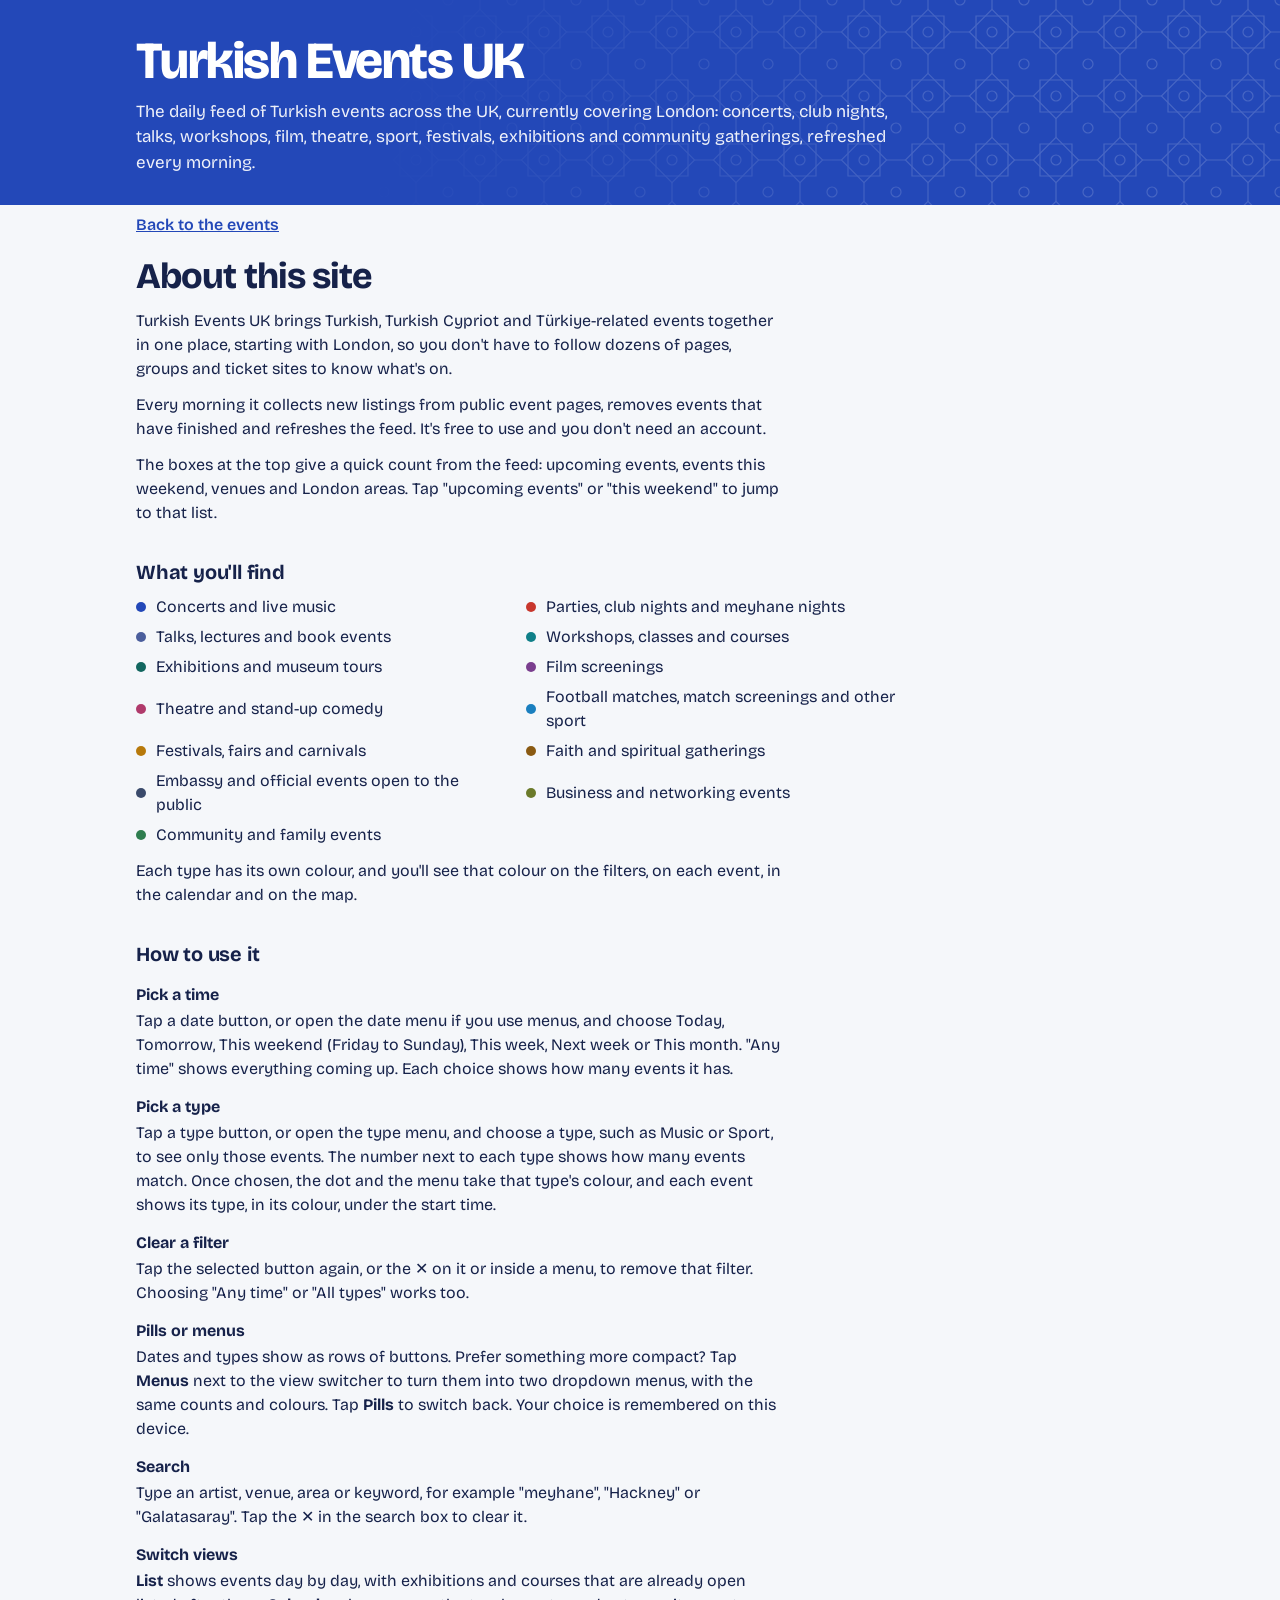
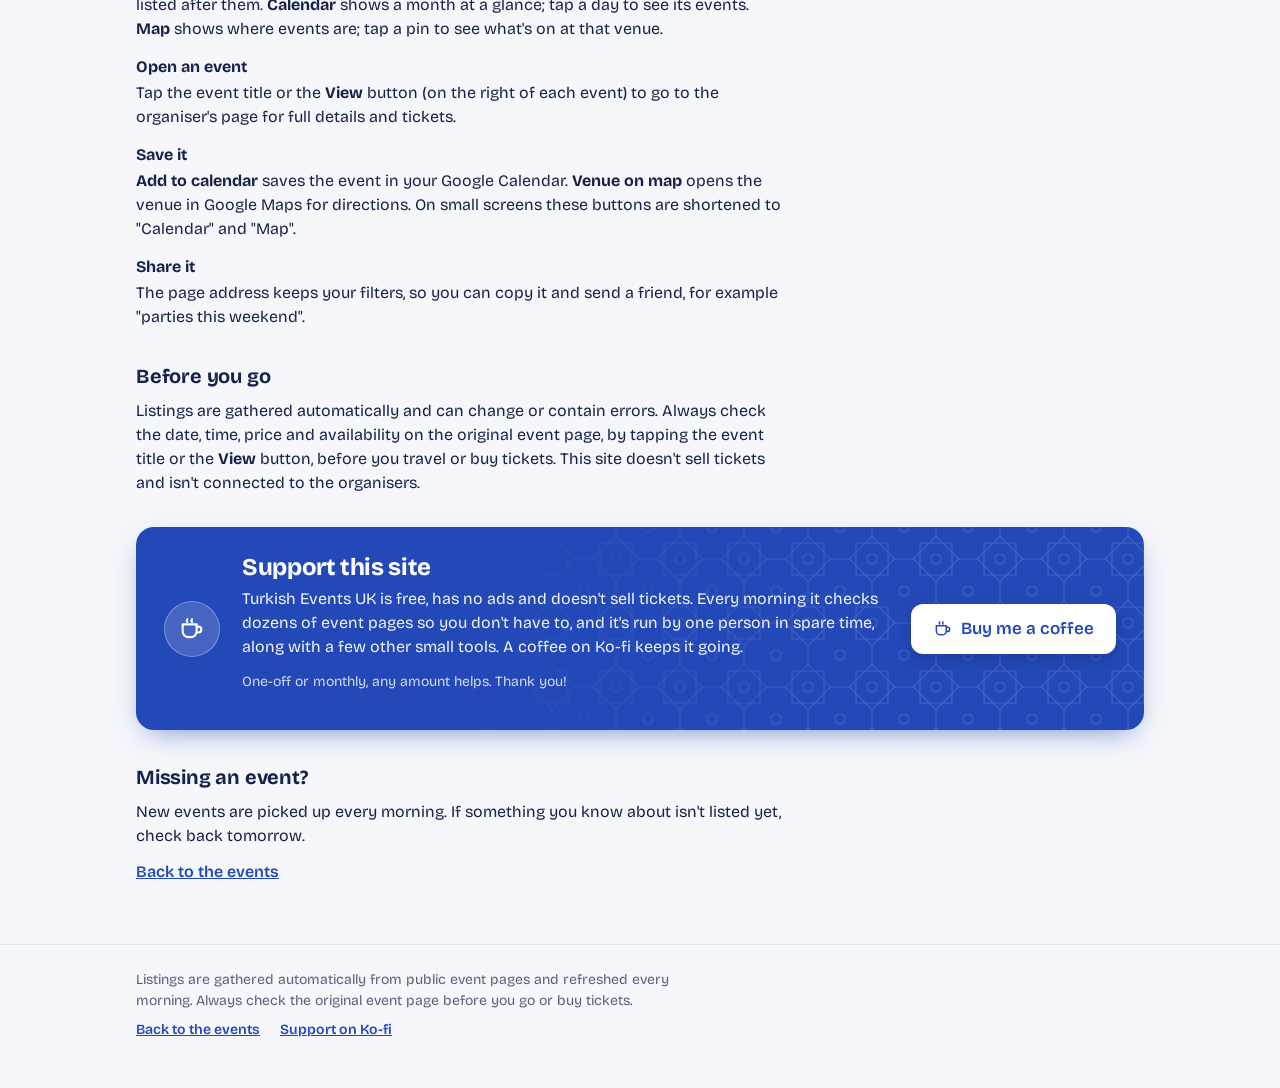
<file: about.html>
<!doctype html>
<html lang="en">
<head>
  <meta charset="utf-8">
  <meta name="viewport" content="width=device-width, initial-scale=1">
  <title>About: Turkish Events UK</title>
  <meta name="description" content="What the Turkish Events UK feed does and how to use it: date and type filters, list, calendar and map views, and links to each organiser's page.">
  <meta name="theme-color" content="#2348B8">
  <link rel="preconnect" href="https://fonts.googleapis.com">
  <link rel="preconnect" href="https://fonts.gstatic.com" crossorigin>
  <link rel="stylesheet" href="https://fonts.googleapis.com/css2?family=Bricolage+Grotesque:opsz,wght@12..96,400..800&display=swap">
  <link rel="stylesheet" href="style.css">
  <!-- UserReport launcher, disabled for now. Remove the comment markers to switch it back on.
  <script src="https://sak.userreport.com/toolsforturks/launcher.js" async id="userreport-launcher-script"></script>
  -->
</head>
<body>
  <a class="skip" href="#content">Skip to content</a>

  <header class="masthead">
    <div class="lattice" aria-hidden="true"></div>
    <div class="wrap masthead-inner">
      <h1><a class="home-link" href="./">Turkish Events UK</a></h1>
      <p class="lede">The daily feed of Turkish events across the UK, currently covering London: concerts, club nights, talks, workshops, film, theatre, sport, festivals, exhibitions and community gatherings, refreshed every morning.</p>
    </div>
  </header>

  <main class="wrap prose" id="content" tabindex="-1">
    <p class="back"><a href="./">Back to the events</a></p>

    <h2 class="prose-title">About this site</h2>
    <p>Turkish Events UK brings Turkish, Turkish Cypriot and Türkiye-related events together in one place, starting with London, so you don't have to follow dozens of pages, groups and ticket sites to know what's on.</p>
    <p>Every morning it collects new listings from public event pages, removes events that have finished and refreshes the feed. It's free to use and you don't need an account.</p>

    <p>The boxes at the top give a quick count from the feed: upcoming events, events this weekend, venues and London areas. Tap "upcoming events" or "this weekend" to jump to that list.</p>

    <h3>What you'll find</h3>
    <ul class="cat-list">
      <li><span class="dot" style="--c: var(--c-music)"></span>Concerts and live music</li>
      <li><span class="dot" style="--c: var(--c-party)"></span>Parties, club nights and meyhane nights</li>
      <li><span class="dot" style="--c: var(--c-talk)"></span>Talks, lectures and book events</li>
      <li><span class="dot" style="--c: var(--c-workshop)"></span>Workshops, classes and courses</li>
      <li><span class="dot" style="--c: var(--c-exhibition)"></span>Exhibitions and museum tours</li>
      <li><span class="dot" style="--c: var(--c-film)"></span>Film screenings</li>
      <li><span class="dot" style="--c: var(--c-comedy)"></span>Theatre and stand-up comedy</li>
      <li><span class="dot" style="--c: var(--c-sport)"></span>Football matches, match screenings and other sport</li>
      <li><span class="dot" style="--c: var(--c-festival)"></span>Festivals, fairs and carnivals</li>
      <li><span class="dot" style="--c: var(--c-faith)"></span>Faith and spiritual gatherings</li>
      <li><span class="dot" style="--c: var(--c-official)"></span>Embassy and official events open to the public</li>
      <li><span class="dot" style="--c: var(--c-business)"></span>Business and networking events</li>
      <li><span class="dot" style="--c: var(--c-community)"></span>Community and family events</li>
    </ul>
    <p>Each type has its own colour, and you'll see that colour on the filters, on each event, in the calendar and on the map.</p>

    <h3>How to use it</h3>
    <dl class="howto">
      <dt>Pick a time</dt>
      <dd>Tap a date button, or open the date menu if you use menus, and choose Today, Tomorrow, This weekend (Friday to Sunday), This week, Next week or This month. "Any time" shows everything coming up. Each choice shows how many events it has.</dd>

      <dt>Pick a type</dt>
      <dd>Tap a type button, or open the type menu, and choose a type, such as Music or Sport, to see only those events. The number next to each type shows how many events match. Once chosen, the dot and the menu take that type's colour, and each event shows its type, in its colour, under the start time.</dd>

      <dt>Clear a filter</dt>
      <dd>Tap the selected button again, or the ✕ on it or inside a menu, to remove that filter. Choosing "Any time" or "All types" works too.</dd>

      <dt>Pills or menus</dt>
      <dd>Dates and types show as rows of buttons. Prefer something more compact? Tap <strong>Menus</strong> next to the view switcher to turn them into two dropdown menus, with the same counts and colours. Tap <strong>Pills</strong> to switch back. Your choice is remembered on this device.</dd>

      <dt>Search</dt>
      <dd>Type an artist, venue, area or keyword, for example "meyhane", "Hackney" or "Galatasaray". Tap the ✕ in the search box to clear it.</dd>

      <dt>Switch views</dt>
      <dd><strong>List</strong> shows events day by day, with exhibitions and courses that are already open listed after them. <strong>Calendar</strong> shows a month at a glance; tap a day to see its events. <strong>Map</strong> shows where events are; tap a pin to see what's on at that venue.</dd>

      <dt>Open an event</dt>
      <dd>Tap the event title or the <strong>View</strong> button (on the right of each event) to go to the organiser's page for full details and tickets.</dd>

      <dt>Save it</dt>
      <dd><strong>Add to calendar</strong> saves the event in your Google Calendar. <strong>Venue on map</strong> opens the venue in Google Maps for directions. On small screens these buttons are shortened to "Calendar" and "Map".</dd>

      <dt>Share it</dt>
      <dd>The page address keeps your filters, so you can copy it and send a friend, for example "parties this weekend".</dd>
    </dl>

    <h3>Before you go</h3>
    <p>Listings are gathered automatically and can change or contain errors. Always check the date, time, price and availability on the original event page, by tapping the event title or the <strong>View</strong> button, before you travel or buy tickets. This site doesn't sell tickets and isn't connected to the organisers.</p>

    <aside class="support-card" aria-labelledby="supportTitle">
      <div class="lattice" aria-hidden="true"></div>
      <span class="support-icon" aria-hidden="true"><svg viewBox="0 0 24 24" aria-hidden="true"><g fill="none" stroke="currentColor" stroke-width="1.8" stroke-linecap="round" stroke-linejoin="round"><path d="M4 8h12v6a5 5 0 0 1-5 5H9a5 5 0 0 1-5-5V8Z"/><path d="M16 10h1.5a2.5 2.5 0 0 1 0 5H16"/><path d="M8 3.5c-.6.8-.6 1.7 0 2.5M12 3.5c-.6.8-.6 1.7 0 2.5"/></g></svg></span>
      <div class="support-text">
        <h2 id="supportTitle">Support this site</h2>
        <p>Turkish Events UK is free, has no ads and doesn't sell tickets. Every morning it checks dozens of event pages so you don't have to, and it's run by one person in spare time, along with a few other small tools. A coffee on Ko&#8209;fi keeps it going.</p>
        <p class="support-small">One-off or monthly, any amount helps. Thank you!</p>
      </div>
      <a class="support-cta" href="https://ko-fi.com/kipergil" target="_blank" rel="noopener"><svg viewBox="0 0 24 24" aria-hidden="true"><g fill="none" stroke="currentColor" stroke-width="1.8" stroke-linecap="round" stroke-linejoin="round"><path d="M4 8h12v6a5 5 0 0 1-5 5H9a5 5 0 0 1-5-5V8Z"/><path d="M16 10h1.5a2.5 2.5 0 0 1 0 5H16"/><path d="M8 3.5c-.6.8-.6 1.7 0 2.5M12 3.5c-.6.8-.6 1.7 0 2.5"/></g></svg>Buy me a coffee</a>
    </aside>

    <h3>Missing an event?</h3>
    <p>New events are picked up every morning. If something you know about isn't listed yet, check back tomorrow.</p>

    <p class="back"><a href="./">Back to the events</a></p>
  </main>

  <footer class="foot">
    <div class="wrap">
      <p>Listings are gathered automatically from public event pages and refreshed every morning. Always check the original event page before you go or buy tickets.</p>
      <p class="foot-links"><a href="./">Back to the events</a><a href="https://ko-fi.com/kipergil" target="_blank" rel="noopener">Support on Ko-fi</a></p>
    </div>
  </footer>
</body>
</html>
</file>
<file: style.css>
/* Turkish Events London
   Palette from İznik ceramics: porcelain glaze, cobalt, turquoise and bole red.
   One family (Bricolage Grotesque) carries both display and text via its optical-size axis. */

:root {
  --porcelain: #F5F7FA;
  --sheet: #FFFFFF;
  --ink: #16224A;
  --muted: #566079;
  --line: #E1E6EE;
  --cobalt: #2348B8;
  --cobalt-tint: #E8EDFB;
  --turquoise: #0B6C74;
  --turquoise-tint: #E3F3F4;
  --red: #B42F27;
  --red-tint: #FBE9E7;
  --masthead: #2348B8;
  --masthead-ink: #FFFFFF;
  --focus: #2348B8;

  /* category glazes: used only as small dots beside a text label */
  --c-music: #2348B8;
  --c-party: #C8372D;
  --c-talk: #4B5E9C;
  --c-workshop: #0F7F88;
  --c-exhibition: #12665F;
  --c-film: #7A3E8E;
  --c-business: #6B7A2A;
  --c-festival: #B7790B;
  --c-community: #2E7D4F;
  --c-food: #C25E1E;
  --c-comedy: #B03A6B;
  --c-faith: #8A5A12;
  --c-official: #3A4A6B;
  --c-sport: #1A7FBF;
  --c-culture: #566079;

  --radius-sheet: 14px;
  --radius-control: 10px;
  --font: "Bricolage Grotesque", ui-sans-serif, system-ui, -apple-system, "Segoe UI", Roboto, sans-serif;
  color-scheme: light;
}

@media (prefers-color-scheme: dark) {
  :root {
    --porcelain: #0F1730;
    --sheet: #172142;
    --ink: #EEF1F8;
    --muted: #A6AEC6;
    --line: #26325A;
    --cobalt: #93A9FF;
    --cobalt-tint: #22306A;
    --turquoise: #5CCAD2;
    --turquoise-tint: #133A4A;
    --red: #FF8A7F;
    --red-tint: #4A1F2A;
    --masthead: #1A2C78;
    --focus: #93A9FF;
    --c-music: #93A9FF;
    --c-party: #FF8A7F;
    --c-talk: #A9B6E8;
    --c-workshop: #5CCAD2;
    --c-exhibition: #5FC4B6;
    --c-film: #C99BDA;
    --c-business: #B9C46A;
    --c-festival: #F0B947;
    --c-community: #7BCB98;
    --c-food: #F29A5E;
    --c-comedy: #F08DB6;
    --c-faith: #E2B36A;
    --c-official: #B4C2E0;
    --c-sport: #79C6F2;
    --c-culture: #A6AEC6;
    color-scheme: dark;
  }
}

* { box-sizing: border-box; }
html { -webkit-text-size-adjust: 100%; }
body {
  margin: 0;
  background: var(--porcelain);
  color: var(--ink);
  font-family: var(--font);
  font-optical-sizing: auto;
  font-size: 16px;
  line-height: 1.5;
}
a { color: inherit; }
button { font: inherit; color: inherit; }
svg { display: block; }
.wrap { max-width: 1040px; margin: 0 auto; padding: 0 16px; }
.sr { position: absolute; width: 1px; height: 1px; overflow: hidden; clip: rect(0 0 0 0); white-space: nowrap; }
:focus-visible { outline: 2px solid var(--focus); outline-offset: 2px; border-radius: 6px; }
.skip { position: absolute; left: 16px; top: -48px; z-index: 50; background: var(--sheet); padding: 8px 12px; border-radius: 8px; }
.skip:focus { top: 12px; }

/* ---------- Masthead: the one bold moment ---------- */
.masthead {
  position: relative; overflow: hidden;
  background: var(--masthead); color: var(--masthead-ink);
}
.lattice {
  position: absolute; inset: 0;
  /* 8-point star lattice (girih), drawn as one repeating tile */
  background-image: url("data:image/svg+xml,%3Csvg xmlns='http://www.w3.org/2000/svg' width='64' height='64' viewBox='0 0 64 64'%3E%3Cg fill='none' stroke='%23fff' stroke-width='1.2'%3E%3Cpath d='M16 16h32v32H16z'/%3E%3Cpath d='M32 9.4 54.6 32 32 54.6 9.4 32z'/%3E%3Cpath d='M32 0v9.4M64 32h-9.4M32 64v-9.4M0 32h9.4'/%3E%3Ccircle cx='32' cy='32' r='5'/%3E%3Ccircle cx='0' cy='0' r='5'/%3E%3Ccircle cx='64' cy='0' r='5'/%3E%3Ccircle cx='0' cy='64' r='5'/%3E%3Ccircle cx='64' cy='64' r='5'/%3E%3C/g%3E%3C/svg%3E");
  background-size: 64px 64px;
  opacity: .16;
  /* fade the pattern out towards the text so the title stays crisp */
  -webkit-mask-image: linear-gradient(100deg, transparent 0%, transparent 30%, #000 75%);
  mask-image: linear-gradient(100deg, transparent 0%, transparent 30%, #000 75%);
}
/* compact band: one-line title, tagline beneath, update time on the right */
.masthead-inner {
  position: relative; padding-top: 34px; padding-bottom: 30px;
  display: grid; grid-template-columns: 1fr auto; column-gap: 24px; align-items: baseline;
}
h1 {
  margin: 0;
  font-size: clamp(2.125rem, 4.6vw, 3.25rem);
  font-weight: 760;
  font-variation-settings: "opsz" 96;
  line-height: 1.05;
  letter-spacing: -.03em;
}
.lede { grid-column: 1; grid-row: 2; margin: 10px 0 0; max-width: 48rem; font-size: 1.0625rem; line-height: 1.5; opacity: .92; }
.lede span { display: block; opacity: .8; }
.masthead-meta { grid-column: 2; grid-row: 1 / span 2; align-self: start; display: flex; flex-direction: column; align-items: flex-end; gap: 8px; padding-top: 6px; }
.updated { margin: 0; font-size: .8125rem; opacity: .78; white-space: nowrap; }
/* quiet Ko-fi link on the cobalt band */
.support-link {
  display: inline-flex; align-items: center; gap: 6px; padding: 5px 10px; border-radius: 999px;
  font-size: .8125rem; font-weight: 600; color: inherit; text-decoration: none;
  background: rgba(255, 255, 255, .12); border: 1px solid rgba(255, 255, 255, .25);
}
.support-link svg, .support-btn svg { width: 16px; height: 16px; flex: none; }
.support-link:hover { background: rgba(255, 255, 255, .22); }
.support-link:focus-visible { outline-color: #fff; }
/* at-a-glance numbers from the feed, on the cobalt band */
.kpis {
  grid-column: 1 / -1; grid-row: 3; list-style: none; margin: 20px 0 0; padding: 0;
  display: grid; grid-template-columns: repeat(4, minmax(0, 1fr)); gap: 10px; max-width: 760px;
}
.kpi {
  display: flex; flex-direction: column; gap: 2px; width: 100%; height: 100%; text-align: left;
  padding: 12px 14px; border-radius: 12px; font: inherit; color: inherit;
  background: rgba(255, 255, 255, .1); border: 1px solid rgba(255, 255, 255, .18);
}
button.kpi { cursor: pointer; }
button.kpi:hover { background: rgba(255, 255, 255, .18); border-color: rgba(255, 255, 255, .35); }
button.kpi:focus-visible { outline-color: #fff; }
.kpi b { font-size: 1.75rem; font-weight: 760; line-height: 1; letter-spacing: -.02em; font-variant-numeric: tabular-nums; font-variation-settings: "opsz" 48; }
.kpi span { font-size: .8125rem; opacity: .85; }

/* ---------- Controls ---------- */
.controls {
  background: color-mix(in srgb, var(--porcelain) 92%, transparent);
  backdrop-filter: saturate(1.3) blur(12px);
  -webkit-backdrop-filter: saturate(1.3) blur(12px);
  border-bottom: 1px solid var(--line);
  padding: 14px 0 10px;
  z-index: 20;
}
@media (min-width: 760px) { .controls { position: sticky; top: 0; } }
.toolbar { display: flex; gap: 10px; align-items: center; }
.search {
  flex: 1; min-width: 0; position: relative; display: block;
}
.search svg { position: absolute; left: 13px; top: 50%; width: 18px; height: 18px; transform: translateY(-50%); color: var(--muted); pointer-events: none; }
.search input {
  width: 100%; height: 44px; padding: 0 14px 0 40px;
  font: inherit; font-size: 1rem; color: var(--ink);
  background: var(--sheet); border: 1px solid var(--line); border-radius: var(--radius-control);
}
.search input::placeholder { color: var(--muted); }
/* our own clear button, so every browser gets the same x (native ones differ or are missing) */
.search input { padding-right: 44px; }
.search input::-webkit-search-cancel-button { -webkit-appearance: none; appearance: none; display: none; }
.search-clear {
  position: absolute; right: 6px; top: 50%; transform: translateY(-50%);
  width: 32px; height: 32px; display: grid; place-items: center; padding: 0;
  border: 0; border-radius: 8px; background: transparent; color: var(--muted); cursor: pointer;
}
.search-clear svg { position: static; transform: none; width: 16px; height: 16px; color: inherit; pointer-events: none; }
.search-clear:hover { background: var(--cobalt-tint); color: var(--cobalt); }
.search-clear[hidden] { display: none; }
.search input:focus { outline: none; border-color: var(--cobalt); box-shadow: 0 0 0 3px var(--cobalt-tint); }
.seg { display: inline-flex; flex: none; padding: 3px; gap: 2px; background: var(--sheet); border: 1px solid var(--line); border-radius: var(--radius-control); }
.seg button {
  border: 0; background: transparent; color: var(--muted); cursor: pointer;
  font-weight: 600; font-size: .9375rem; height: 36px; padding: 0 16px; border-radius: 7px;
}
.seg button:hover { color: var(--ink); }
.seg button[aria-selected="true"] { background: var(--cobalt); color: #fff; }
@media (prefers-color-scheme: dark) { .seg button[aria-selected="true"] { color: #0F1730; } }

/* filter style switch: dropdown menus (default) or pill rows */
.pill-filters { display: none; gap: 6px; margin-top: 10px; }
body.filters-pills .pill-filters { display: grid; }
body.filters-pills .filters { display: none; }
.mode-btn {
  display: inline-flex; align-items: center; gap: 6px; flex: none; height: 44px; padding: 0 12px;
  border: 1px solid var(--line); border-radius: var(--radius-control); background: var(--sheet);
  color: var(--muted); font: inherit; font-size: .875rem; font-weight: 600; cursor: pointer;
}
.mode-btn:hover { border-color: var(--cobalt); color: var(--cobalt); }
.mode-btn svg { width: 18px; height: 18px; }
.mode-btn .ico-menus { display: none; }
body.filters-pills .mode-btn .ico-menus { display: block; }
body.filters-pills .mode-btn .ico-pills { display: none; }

/* filter dropdowns sit in the search row */
.filters { display: flex; gap: 10px; flex: none; }
.select-field { position: relative; display: flex; align-items: center; width: 200px; }
.select-field#catField { width: 240px; }
.select-field select {
  -webkit-appearance: none; appearance: none; width: 100%; height: 44px; margin: 0;
  padding: 0 34px 0 38px; font: inherit; font-size: .9375rem; font-weight: 550; color: var(--ink);
  background: var(--sheet); border: 1px solid var(--line); border-radius: var(--radius-control); cursor: pointer;
  text-overflow: ellipsis; white-space: nowrap; overflow: hidden;
  /* chevron */
  background-image: linear-gradient(45deg, transparent 50%, currentColor 50%), linear-gradient(135deg, currentColor 50%, transparent 50%);
  background-position: calc(100% - 18px) 50%, calc(100% - 13px) 50%;
  background-size: 5px 5px, 5px 5px; background-repeat: no-repeat;
}
.select-field select:hover { border-color: var(--cobalt); }
.select-field select:focus { outline: none; border-color: var(--cobalt); box-shadow: 0 0 0 3px var(--cobalt-tint); }
.select-field select option { color: var(--ink); background: var(--sheet); }
.field-icon { position: absolute; left: 13px; width: 18px; height: 18px; color: var(--muted); pointer-events: none; }
.field-dot { position: absolute; left: 15px; width: 11px; height: 11px; border-radius: 50%; background: var(--c, var(--muted)); pointer-events: none; }
/* a set filter is tinted (type: in its own colour) and gains a clear button before the chevron */
/* when set, the clear button takes the chevron's place; the menu still opens on click */
.select-field.is-set select { padding-right: 38px; background-image: none; border-color: var(--cobalt); background-color: var(--cobalt-tint); }
#catField.is-set select { border-color: var(--c); background-color: color-mix(in srgb, var(--c) 14%, var(--sheet)); }
#whenField.is-set .field-icon { color: var(--cobalt); }
.select-clear {
  position: absolute; right: 7px; width: 28px; height: 28px; display: grid; place-items: center; padding: 0;
  border: 0; border-radius: 7px; background: transparent; color: var(--ink); cursor: pointer;
}
.select-clear svg { width: 14px; height: 14px; }
.select-clear:hover { background: rgba(0, 0, 0, .08); }
.select-clear[hidden] { display: none; }
.chips { display: flex; gap: 6px; overflow-x: auto; scrollbar-width: none; padding: 2px; margin: -2px; }
.chips::-webkit-scrollbar { display: none; }
/* soft edge on the right hints that the row scrolls sideways */
.chips {
  -webkit-mask-image: linear-gradient(90deg, #000 calc(100% - 28px), transparent);
  mask-image: linear-gradient(90deg, #000 calc(100% - 28px), transparent);
  padding-right: 28px;
}
.chip {
  flex: none; display: inline-flex; align-items: center; gap: 6px;
  height: 34px; padding: 0 12px; border-radius: 999px; cursor: pointer; white-space: nowrap;
  font-size: .875rem; font-weight: 550;
  background: transparent; border: 1px solid var(--line); color: var(--ink);
}
.chip:hover { border-color: var(--cobalt); }
.chip .n { color: var(--muted); font-weight: 450; font-variant-numeric: tabular-nums; }
.chip[aria-pressed="true"] { background: var(--cobalt); border-color: var(--cobalt); color: #fff; }
.chip[aria-pressed="true"] .n { color: inherit; opacity: .78; }
@media (prefers-color-scheme: dark) { .chip[aria-pressed="true"] { color: #0F1730; } }
.cats .chip { border-color: transparent; background: transparent; padding: 0 10px; }
.cats .chip:hover { background: var(--sheet); border-color: var(--line); }
.cats .chip[aria-pressed="true"] { background: var(--ink); border-color: var(--ink); color: var(--porcelain); }
/* a chosen type wears its own colour, so the filter, rows, calendar and pins all match */
.cats .chip[aria-pressed="true"][style] {
  background: color-mix(in srgb, var(--c) 16%, var(--sheet)); border-color: var(--c); color: var(--ink);
}
.cats .chip[aria-pressed="true"][style] .dot { box-shadow: none; }
.chip .x { width: 14px; height: 14px; margin: 0 -3px 0 1px; opacity: .85; }
.chip.clearable:hover .x { opacity: 1; }
.dot { width: 8px; height: 8px; border-radius: 50%; flex: none; background: var(--c, var(--c-culture)); }
.cats .chip[aria-pressed="true"]:not([style]) .dot { box-shadow: 0 0 0 2px var(--porcelain); }

/* ---------- Results heading: says what the filters add up to ---------- */
.results-head { margin-top: 22px; }
.results-head h2 {
  margin: 0; font-size: clamp(1.625rem, 3.6vw, 2.25rem); font-weight: 740; line-height: 1.1;
  letter-spacing: -.025em; font-variation-settings: "opsz" 72;
}
.results-head p { margin: 6px 0 0; color: var(--muted); }
.results-head + section > .strip:first-child, .results-head + section > .day:first-child { margin-top: 20px; }

/* ---------- On now strip ---------- */
main { padding-top: 8px; padding-bottom: 48px; outline: none; }
.strip { margin-top: 26px; }
.strip-head { display: flex; align-items: baseline; justify-content: space-between; gap: 12px; }
.section-title { margin: 0; font-size: 1.25rem; font-weight: 700; letter-spacing: -.01em; }
.section-note { margin: 0; color: var(--muted); font-size: .875rem; }
.tiles {
  display: grid; grid-auto-flow: column; grid-auto-columns: minmax(250px, 300px); gap: 12px;
  overflow-x: auto; scroll-snap-type: x mandatory; padding: 12px 2px 6px; margin: 0 -2px;
  scrollbar-width: thin;
}
.tile {
  scroll-snap-align: start; display: flex; flex-direction: column; gap: 6px;
  background: color-mix(in srgb, var(--c, var(--turquoise)) 13%, var(--sheet)); border: 1px solid color-mix(in srgb, var(--c, var(--turquoise)) 30%, transparent); border-radius: var(--radius-sheet); padding: 16px;
  text-decoration: none; color: var(--ink); min-height: 150px;
}
.tile:hover .tile-title { text-decoration: underline; text-underline-offset: 3px; }
.tile-until { color: color-mix(in srgb, var(--c, var(--turquoise)) 70%, var(--ink)); font-weight: 650; font-size: .875rem; }
.tile .ev-tag { font-size: .8125rem; }
.tile-title { font-weight: 680; font-size: 1.0625rem; line-height: 1.25; }
.tile-where { color: var(--muted); font-size: .875rem; margin-top: auto; }

/* ---------- Agenda ---------- */
.day {
  display: grid; grid-template-columns: 96px 1fr; gap: 20px;
  margin-top: 28px;
}
.date { position: sticky; top: 150px; align-self: start; padding-top: 6px; }
.date-num {
  display: block; font-size: 3.25rem; font-weight: 760; line-height: .9; letter-spacing: -.04em;
  font-variation-settings: "opsz" 96; font-variant-numeric: lining-nums;
}
.date-day { display: block; margin-top: 6px; font-weight: 650; }
.date-month { display: block; color: var(--muted); font-size: .875rem; }
.rel {
  display: inline-block; margin-top: 8px; padding: 2px 8px; border-radius: 999px;
  font-size: .75rem; font-weight: 650; background: var(--cobalt-tint); color: var(--cobalt);
}
.rel.today { background: var(--red-tint); color: var(--red); }

.sheet { background: var(--sheet); border: 1px solid var(--line); border-radius: var(--radius-sheet); overflow: hidden; }
.row {
  display: grid; grid-template-columns: 112px 1fr; gap: 16px; align-items: start;
  padding: 16px 18px 16px 20px;
}
.row + .row { border-top: 1px solid var(--line); }
.row { box-shadow: inset 4px 0 0 var(--c, transparent); }
.time { font-variant-numeric: tabular-nums; padding-top: 1px; }
.time b { display: block; font-weight: 700; font-size: 1rem; }
.time > span:not(.ev-tag) { display: block; color: var(--muted); font-size: .8125rem; }
/* the type sits under the time, in its own colour */
.time .ev-tag { display: inline-flex; margin-top: 8px; font-size: .75rem; line-height: 1.25; align-items: center; max-width: 100%; white-space: nowrap; }
.ev-main { min-width: 0; }
.ev-title { margin: 0; font-size: 1.125rem; font-weight: 680; line-height: 1.3; letter-spacing: -.005em; }
.ev-title a { text-decoration: none; }
.ev-title a:hover { text-decoration: underline; text-decoration-thickness: 2px; text-underline-offset: 3px; text-decoration-color: var(--cobalt); }
.ev-where { margin-top: 3px; color: var(--muted); font-size: .9375rem; }
.ev-where a { text-decoration: none; }
.ev-where a:hover { color: var(--cobalt); text-decoration: underline; }
.ev-sum {
  margin: 6px 0 0; color: var(--muted); font-size: .9375rem; max-width: 62ch;
  display: -webkit-box; -webkit-line-clamp: 2; -webkit-box-orient: vertical; overflow: hidden;
}
.ev-tags { display: flex; flex-wrap: wrap; gap: 6px 14px; margin-top: 8px; font-size: .8125rem; color: var(--muted); }
.ev-tag { display: inline-flex; align-items: center; gap: 6px; font-weight: 550; color: var(--ink); }
.ev-tag.plain { color: var(--muted); font-weight: 450; }
.ev-tag.cat { padding: 2px 9px 2px 7px; border-radius: 999px; background: color-mix(in srgb, var(--c, var(--c-culture)) 14%, transparent); }
.ev-actions { display: flex; align-items: center; }
/* one row of labelled actions under each event */
.ev-actions { flex-wrap: nowrap; gap: 8px; margin-top: 12px; }
.act {
  display: inline-flex; align-items: center; gap: 6px; height: 34px; padding: 0 12px; flex: none;
  border-radius: 9px; border: 1px solid var(--line); background: var(--sheet); color: var(--ink);
  text-decoration: none; font-weight: 600; font-size: .8125rem; white-space: nowrap;
}
.act svg { width: 16px; height: 16px; flex: none; color: var(--muted); }
.act:hover { border-color: var(--cobalt); color: var(--cobalt); }
.act:hover svg { color: inherit; }
.act.primary { background: var(--cobalt); border-color: var(--cobalt); color: #fff; }
.act.primary svg { color: inherit; width: 15px; height: 15px; }
.act.primary:hover { background: color-mix(in srgb, var(--cobalt) 86%, #000); color: #fff; }
@media (prefers-color-scheme: dark) {
  .act.primary, .act.primary:hover { color: #0F1730; }
  .act.primary:hover { background: color-mix(in srgb, var(--cobalt) 86%, #fff); }
}
.act .short { display: none; }
.act.primary { margin-left: auto; }
.tile-foot { display: flex; align-items: center; justify-content: space-between; gap: 8px; margin-top: 2px; }
.tile-view { display: inline-flex; align-items: center; gap: 5px; font-size: .8125rem; font-weight: 650; color: var(--cobalt); white-space: nowrap; }
.tile-view svg { width: 13px; height: 13px; }
.icon-btn {
  display: inline-grid; place-items: center; width: 38px; height: 38px; border-radius: 10px;
  border: 1px solid transparent; background: transparent; color: var(--muted); cursor: pointer; text-decoration: none;
}
.icon-btn svg { width: 20px; height: 20px; }
.icon-btn:hover { background: var(--cobalt-tint); color: var(--cobalt); }

.empty { padding: 56px 0; text-align: center; color: var(--muted); }
.empty strong { display: block; color: var(--ink); font-size: 1.125rem; margin-bottom: 4px; }
.link-btn { border: 0; background: none; padding: 0; color: var(--cobalt); font-weight: 650; cursor: pointer; text-decoration: underline; text-underline-offset: 3px; }

/* ---------- Calendar ---------- */
.cal-head { display: flex; align-items: center; justify-content: space-between; margin: 24px 0 14px; }
.cal-head h2 { margin: 0; font-size: 1.75rem; font-weight: 720; letter-spacing: -.02em; font-variation-settings: "opsz" 48; }
.cal-nav { display: flex; align-items: center; gap: 4px; }
.cal-nav .icon-btn { border-color: var(--line); background: var(--sheet); color: var(--ink); }
.text-btn { height: 38px; padding: 0 14px; border-radius: 10px; border: 1px solid var(--line); background: var(--sheet); cursor: pointer; font-weight: 600; font-size: .875rem; }
.text-btn:hover, .cal-nav .icon-btn:hover { border-color: var(--cobalt); color: var(--cobalt); }
.cal-grid {
  display: grid; grid-template-columns: repeat(7, minmax(0, 1fr));
  background: var(--sheet); border: 1px solid var(--line); border-radius: var(--radius-sheet); overflow: hidden;
}
.dow { padding: 10px 8px; font-size: .8125rem; font-weight: 650; color: var(--muted); border-bottom: 1px solid var(--line); }
.cell {
  min-height: 104px; padding: 6px; border: 0; border-top: 1px solid var(--line); border-left: 1px solid var(--line);
  background: transparent; text-align: left; cursor: pointer; min-width: 0;
  display: flex; flex-direction: column; gap: 3px;
}
.cell:nth-child(7n + 1) { border-left: 0; }
.cal-grid .dow + .cell, .cal-grid .cell:nth-child(-n + 14) { border-top: 0; }
.cell:hover { background: var(--cobalt-tint); }
.cell .num { width: 28px; height: 28px; display: grid; place-items: center; border-radius: 50%; font-weight: 650; font-size: .875rem; font-variant-numeric: tabular-nums; }
.cell.out .num, .cell.past .num { color: var(--muted); font-weight: 450; }
.cell.today .num { background: var(--red); color: #fff; }
.cell.sel { box-shadow: inset 0 0 0 2px var(--cobalt); }
.cell.dim { opacity: .4; }
.cell.inrange { background: color-mix(in srgb, var(--cobalt-tint) 55%, transparent); }
.cell .ev {
  font-size: .75rem; line-height: 1.3; padding: 2px 6px; border-radius: 5px;
  background: color-mix(in srgb, var(--c, var(--cobalt)) 15%, transparent); box-shadow: inset 3px 0 0 var(--c, var(--cobalt)); color: var(--ink);
  white-space: nowrap; overflow: hidden; text-overflow: ellipsis;
}
.cell .ev b { font-weight: 650; color: color-mix(in srgb, var(--c, var(--cobalt)) 70%, var(--ink)); font-variant-numeric: tabular-nums; }
.cell .more { font-size: .75rem; color: var(--muted); padding-left: 6px; }
.cell .dots { display: none; gap: 3px; justify-content: center; }
.cell .dots i { width: 6px; height: 6px; border-radius: 50%; background: var(--c, var(--cobalt)); }
.day-list { margin-top: 8px; }
.day-list .section-title { margin: 28px 0 12px; }

/* ---------- Map ---------- */
.map-note { color: var(--muted); font-size: .9375rem; margin: 20px 0 12px; }
#map {
  height: calc(100vh - 300px); height: calc(100dvh - 300px); min-height: 440px;
  border: 1px solid var(--line); border-radius: var(--radius-sheet); overflow: hidden; background: var(--line);
}
.pin {
  width: 30px; height: 30px; border-radius: 50% 50% 50% 0; transform: rotate(-45deg);
  background: var(--c, var(--cobalt)); border: 2px solid #fff; box-shadow: 0 2px 6px rgba(15, 23, 48, .35);
  display: grid; place-items: center;
}
.pin span { transform: rotate(45deg); color: #fff; font: 700 12px/1 var(--font); }
@media (prefers-color-scheme: dark) { .pin span { color: #0F1730; } .pin { border-color: #0F1730; } }
.cluster {
  display: grid; place-items: center; border-radius: 50%;
  background: var(--cobalt); color: #fff; font: 700 13px/1 var(--font);
  border: 3px solid #fff; box-shadow: 0 0 0 5px color-mix(in srgb, var(--cobalt) 25%, transparent), 0 2px 6px rgba(15, 23, 48, .3);
}
@media (prefers-color-scheme: dark) { .cluster { color: #0F1730; border-color: #0F1730; } }
.leaflet-container { font-family: var(--font); }
.leaflet-popup-content-wrapper { border-radius: 14px; background: var(--sheet); color: var(--ink); box-shadow: 0 8px 28px rgba(15, 23, 48, .25); }
.leaflet-popup-tip { background: var(--sheet); }
.leaflet-popup-content { margin: 16px 18px; width: 290px !important; font-size: .875rem; line-height: 1.45; }
.leaflet-container a.leaflet-popup-close-button { color: var(--muted); top: 6px; right: 6px; }
.pop-venue { font-weight: 720; font-size: 1.0625rem; margin: 0 18px 2px 0; }
.pop-addr { color: var(--muted); }
.pop-gmaps { display: inline-flex; align-items: center; gap: 6px; margin-top: 6px; font-weight: 650; color: var(--cobalt) !important; text-decoration: none; }
.pop-gmaps:hover { text-decoration: underline; }
.pop-gmaps svg { width: 16px; height: 16px; }
.pop-list { max-height: 280px; overflow-y: auto; margin-top: 12px; border-top: 1px solid var(--line); }
.pop-ev { padding: 12px 0; }
.pop-ev + .pop-ev { border-top: 1px solid var(--line); }
.pop-cat { display: inline-flex; align-items: center; gap: 6px; margin-top: 2px; font-size: .75rem; font-weight: 600; color: var(--muted); }
.pop-when { color: var(--cobalt); font-weight: 650; font-size: .8125rem; font-variant-numeric: tabular-nums; }
.pop-title { font-weight: 680; font-size: .9375rem; margin: 2px 0 4px; }
.pop-title a { color: var(--ink) !important; text-decoration: none; }
.pop-title a:hover { text-decoration: underline; }
.pop-sum { color: var(--muted); }
.pop-actions { display: flex; gap: 14px; margin-top: 6px; }
.pop-actions a { font-weight: 650; font-size: .8125rem; color: var(--cobalt) !important; text-decoration: none; }
.pop-actions a:hover { text-decoration: underline; }
@media (prefers-color-scheme: dark) {
  .leaflet-tile-pane { filter: brightness(.7) invert(1) contrast(.9) hue-rotate(200deg) saturate(.5) brightness(.95); }
  .leaflet-bar a { background: var(--sheet); color: var(--ink); border-color: var(--line); }
}

/* ---------- Footer ---------- */
/* support box: the cobalt tile band again, so it reads as part of the site, not an ad */
.support-card {
  position: relative; overflow: hidden; isolation: isolate;
  display: grid; grid-template-columns: auto 1fr auto; align-items: center; gap: 18px 22px;
  margin: 32px 0; padding: 26px 28px; border-radius: 18px;
  background: var(--masthead); color: #fff;
  box-shadow: 0 10px 30px -12px color-mix(in srgb, var(--masthead) 70%, transparent);
}
.support-card .lattice { z-index: -1; opacity: .14; }
.support-icon {
  display: grid; place-items: center; width: 56px; height: 56px; border-radius: 50%;
  background: rgba(255, 255, 255, .16); border: 1px solid rgba(255, 255, 255, .3);
}
.support-icon svg { width: 28px; height: 28px; }
.support-text h2 { margin: 0 0 6px; font-size: clamp(1.25rem, 2.6vw, 1.5rem); font-weight: 740; letter-spacing: -.015em; line-height: 1.2; }
.support-text p { margin: 0; max-width: 60ch; line-height: 1.5; opacity: .94; }
.support-text .support-small { margin-top: 6px; font-size: .875rem; opacity: .8; }
.support-cta {
  display: inline-flex; align-items: center; gap: 8px; height: 50px; padding: 0 22px; white-space: nowrap;
  border-radius: 12px; background: #fff; color: var(--masthead); text-decoration: none;
  font-weight: 750; font-size: 1.0625rem; box-shadow: 0 4px 14px rgba(0, 0, 0, .18);
  transition: transform .15s ease, box-shadow .15s ease;
}
.support-cta svg { width: 20px; height: 20px; }
.support-cta:hover { transform: translateY(-1px); box-shadow: 0 8px 20px rgba(0, 0, 0, .24); }
.support-cta:focus-visible { outline-color: #fff; outline-offset: 3px; }
#listView .support-card { margin: 28px 0 0; }
@media (max-width: 759px) {
  .support-card { grid-template-columns: auto 1fr; padding: 22px 20px; gap: 14px 16px; }
  .support-icon { width: 46px; height: 46px; align-self: start; }
  .support-icon svg { width: 24px; height: 24px; }
  .support-cta { grid-column: 1 / -1; justify-content: center; }
}
@media (prefers-reduced-motion: reduce) { .support-cta { transition: none; } .support-cta:hover { transform: none; } }

/* the About page's support button */
.support-btn {
  display: inline-flex; align-items: center; gap: 8px; height: 40px; padding: 0 16px; flex: none;
  border-radius: 10px; background: var(--cobalt); color: #fff !important; text-decoration: none; font-weight: 650; font-size: .9375rem;
}
.support-btn svg { width: 16px; height: 16px; flex: none; }
.support-btn:hover { background: color-mix(in srgb, var(--cobalt) 86%, #000); }
@media (prefers-color-scheme: dark) { .support-btn, .support-btn:hover { color: #0F1730 !important; } .support-btn:hover { background: color-mix(in srgb, var(--cobalt) 86%, #fff); } }
.foot-links { display: flex; flex-wrap: wrap; gap: 6px 20px; }

.foot { border-top: 1px solid var(--line); color: var(--muted); font-size: .875rem; padding: 24px 0 40px; }
.foot p { margin: 0 0 8px; max-width: 62ch; }
.foot a { color: var(--cobalt); font-weight: 600; }

/* ---------- Small screens ---------- */
/* tablets: menus move to their own row under search and view switcher */
@media (max-width: 1000px) {
  .toolbar { flex-wrap: wrap; }
  .filters { order: 3; width: 100%; }
  .select-field, .select-field#catField { flex: 1; width: auto; min-width: 0; }
}

@media (max-width: 759px) {
  .masthead-inner { padding-top: 26px; padding-bottom: 22px; grid-template-columns: 1fr; }
  .lede { font-size: 1rem; }
  .masthead-meta { grid-column: 1; grid-row: 3; padding-top: 0; flex-direction: row; flex-wrap: wrap; align-items: center; justify-content: space-between; margin-top: 6px; }
  .kpis { grid-row: 4; grid-template-columns: repeat(2, minmax(0, 1fr)); margin-top: 14px; gap: 8px; }
  .kpi { padding: 10px 12px; }
  .kpi b { font-size: 1.5rem; }
  .updated { white-space: normal; }
  .strip-head { display: block; }
  .section-note { margin-top: 2px; }
  .cal-head h2 { font-size: 1.375rem; }
  .toolbar { flex-wrap: wrap; }
  .search { flex-basis: 100%; }
  /* phones: one full-width menu per row so the chosen option is never cut off */
  .filters { width: 100%; flex-direction: column; gap: 8px; }
  .select-field, .select-field#catField { flex: none; width: 100%; min-width: 0; }
  .seg { flex: 1; width: auto; }
  .seg button { flex: 1; }
  .day { grid-template-columns: 1fr; gap: 10px; margin-top: 24px; }
  .date { position: static; display: flex; align-items: baseline; gap: 8px; flex-wrap: wrap; padding: 0; }
  .date-num { font-size: 2rem; }
  .date-day, .date-month { display: inline; margin: 0; font-size: 1rem; }
  .date-month { color: var(--muted); }
  .rel { margin: 0 0 0 auto; }
  .row { grid-template-columns: 82px 1fr; gap: 12px; padding: 14px 14px 14px 16px; }
  /* actions take the full card width so all three fit on one line */
  .ev-actions { margin: 12px 0 0 -94px; gap: 6px; }
  .act { height: 34px; padding: 0 10px; }
  .cell { min-height: 56px; align-items: center; padding: 4px 2px; }
  .cell .ev, .cell .more { display: none; }
  .cell .dots { display: flex; }
  .dow { text-align: center; padding: 8px 0; }
  #map { height: 70vh; height: 70dvh; min-height: 380px; }
}

@media (prefers-reduced-motion: reduce) {
  * { scroll-behavior: auto !important; transition: none !important; animation: none !important; }
}

/* ---------- About page ---------- */
.home-link { color: inherit; text-decoration: none; }
.home-link:hover { text-decoration: underline; text-underline-offset: 4px; text-decoration-thickness: 2px; }
.prose { padding-top: 8px; padding-bottom: 48px; }
.prose .cat-list { max-width: 760px; }
.prose p, .prose dd, .prose li { max-width: 65ch; }
.prose-title { margin: 20px 0 12px; font-size: clamp(1.75rem, 3.6vw, 2.25rem); font-weight: 740; letter-spacing: -.025em; line-height: 1.1; }
.prose h3 { margin: 32px 0 8px; font-size: 1.25rem; font-weight: 700; letter-spacing: -.01em; }
.prose p { margin: 0 0 12px; }
.prose a { color: var(--cobalt); font-weight: 600; }
.back { margin: 20px 0 0; }
.cat-list { list-style: none; padding: 0; margin: 8px 0 12px; display: grid; grid-template-columns: repeat(auto-fill, minmax(260px, 1fr)); gap: 6px 20px; }
.cat-list li { display: flex; align-items: center; gap: 10px; }
.cat-list .dot { width: 10px; height: 10px; }
.howto { margin: 8px 0 0; }
.howto dt { font-weight: 700; margin-top: 14px; }
.howto dd { margin: 2px 0 0; color: var(--ink); }

@media (max-width: 480px) {
  .act .long { display: none; }
  .act .short { display: inline; }
}
@media (max-width: 360px) {
  .ev-actions { gap: 4px; }
  .act { padding: 0 8px; gap: 4px; }
  .act svg { width: 14px; height: 14px; }
}

/* very small phones: the filter-style switch shows its icon only (it keeps its aria-label) */
@media (max-width: 380px) {
  .mode-btn { padding: 0 11px; }
  .mode-btn .mode-label { display: none; }
}
</file>
